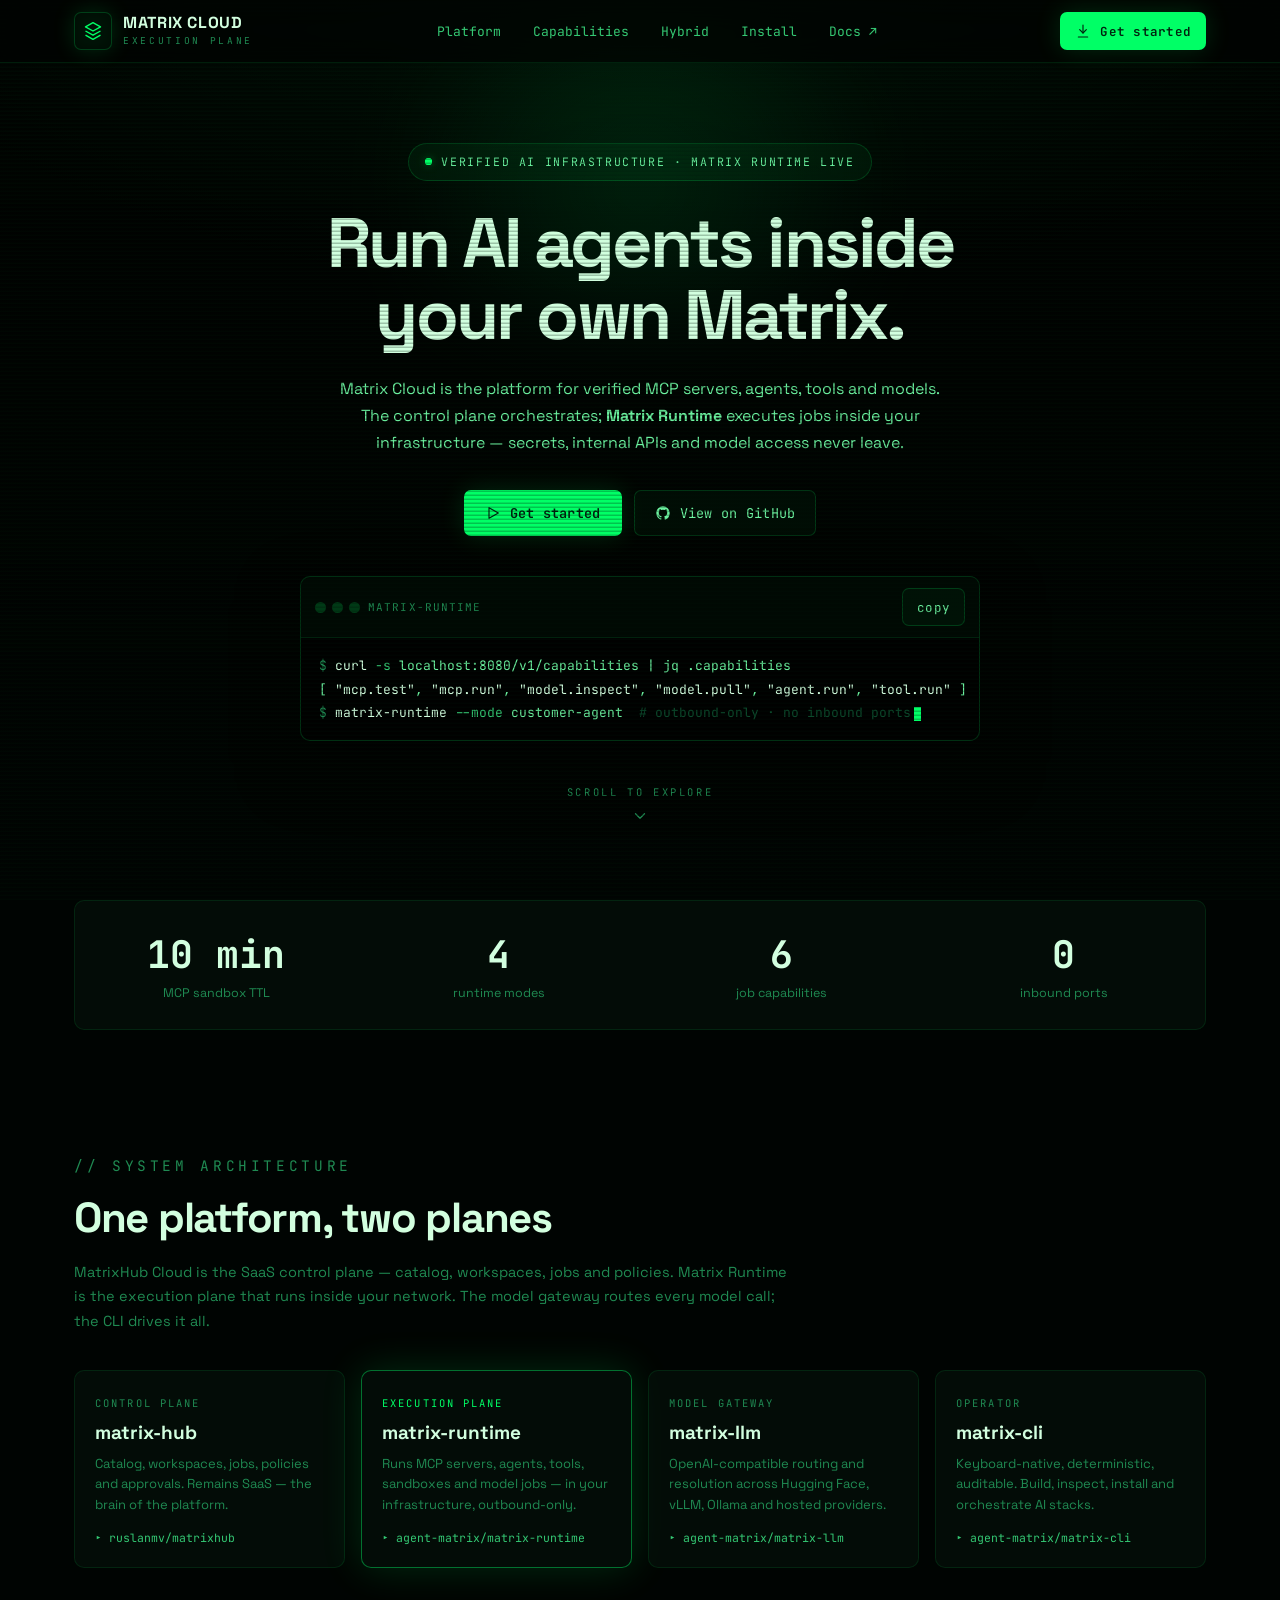
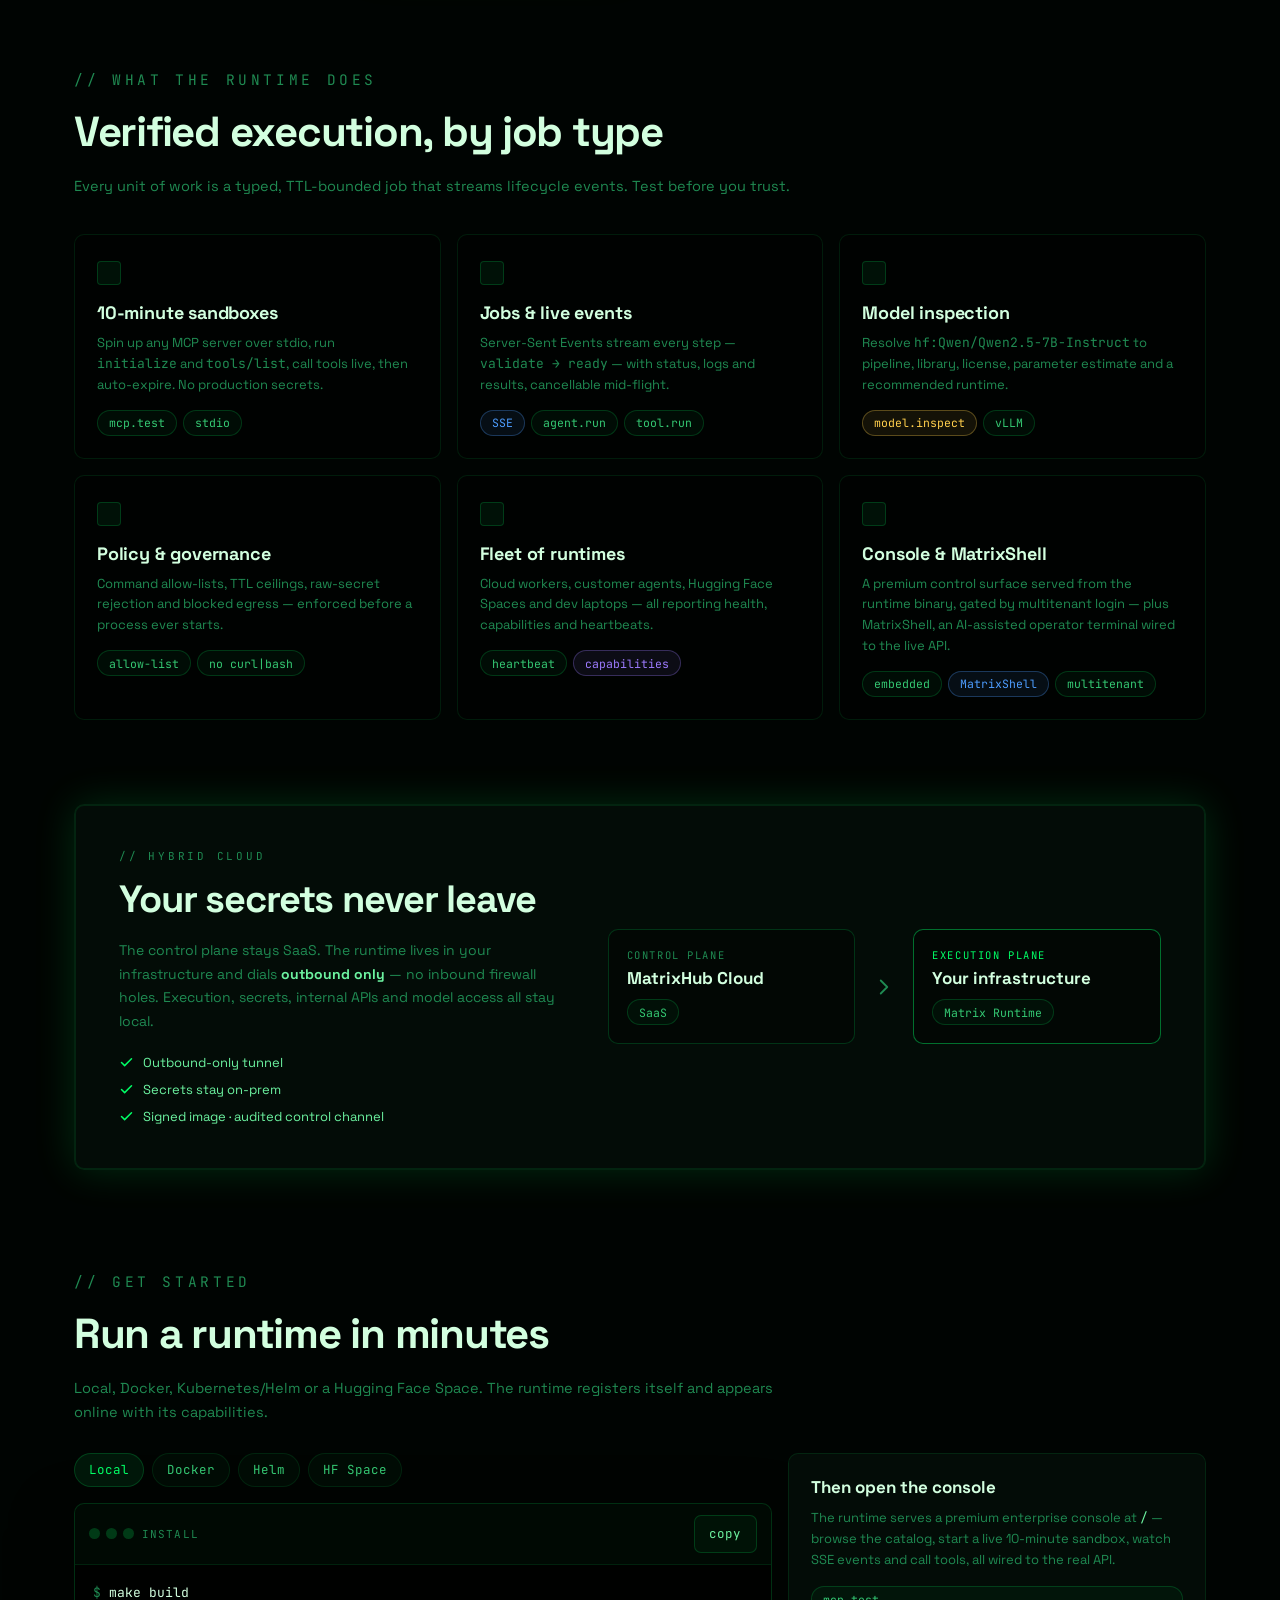
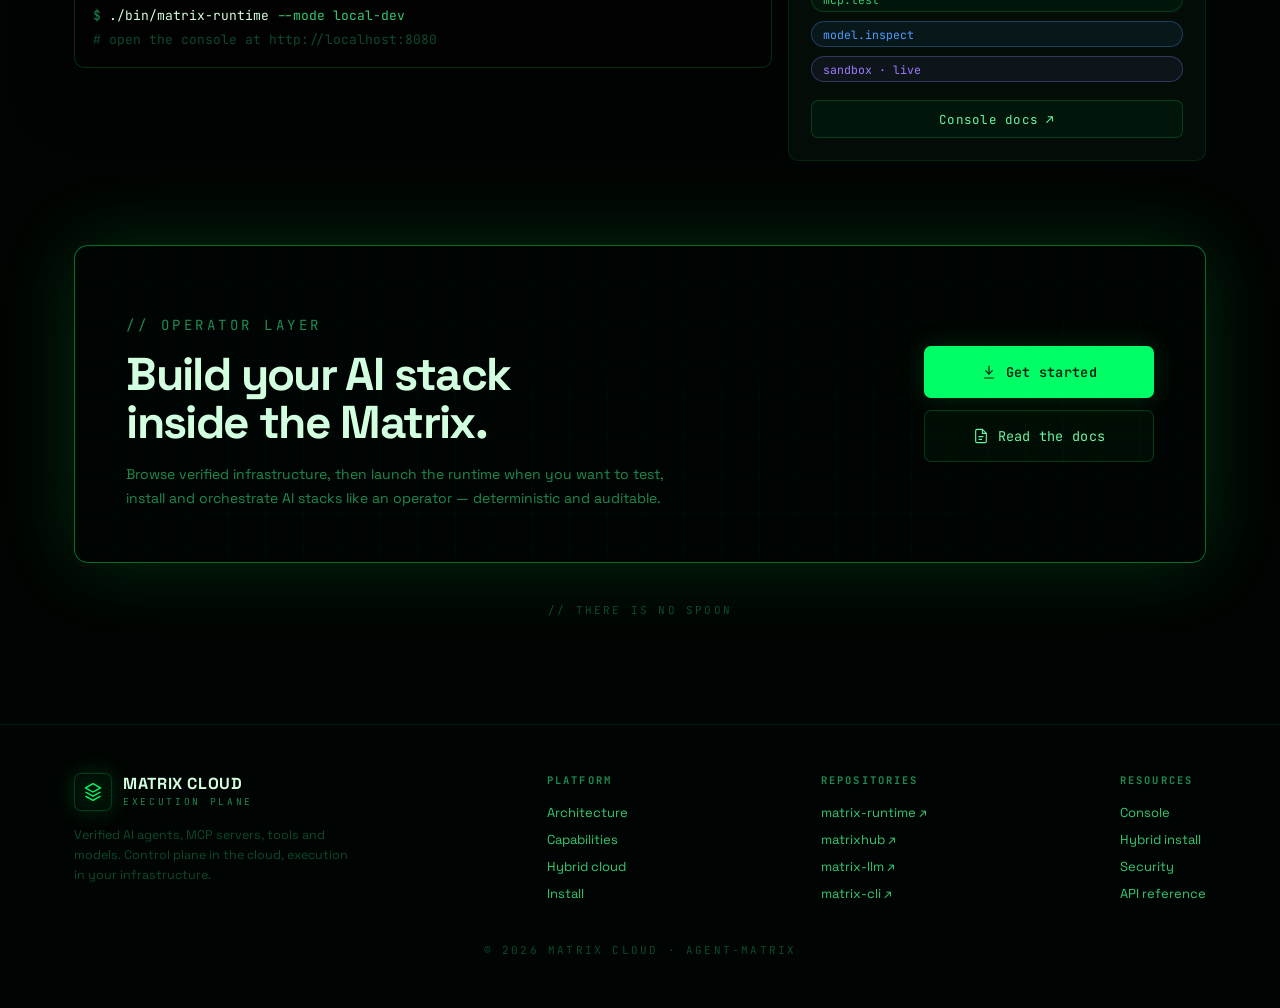
<file: docs/index.html>
<!DOCTYPE html>
<html lang="en">
<head>
<meta charset="UTF-8" />
<meta name="viewport" content="width=device-width, initial-scale=1.0, viewport-fit=cover" />
<title>Matrix Cloud — Run AI agents inside your own Matrix</title>
<meta name="description" content="Matrix Cloud is the platform for verified AI agents, MCP servers, tools and models. A SaaS control plane orchestrates jobs; Matrix Runtime executes them inside your own infrastructure — secrets never leave." />
<meta property="og:title" content="Matrix Cloud — Run AI agents inside your own Matrix" />
<meta property="og:description" content="Verified MCP servers, agents, tools and models. Control plane in the cloud, execution plane in your infrastructure." />
<meta property="og:type" content="website" />
<meta name="theme-color" content="#000402" />

<link rel="preconnect" href="https://fonts.googleapis.com" />
<link rel="preconnect" href="https://fonts.gstatic.com" crossorigin />
<link href="https://fonts.googleapis.com/css2?family=JetBrains+Mono:wght@400;500;700;800&family=Space+Grotesk:wght@400;500;600;700&display=swap" rel="stylesheet" />
<link rel="stylesheet" href="assets/site.css" />
<link rel="icon" href="data:image/svg+xml,%3Csvg xmlns='http://www.w3.org/2000/svg' viewBox='0 0 100 100'%3E%3Crect width='100' height='100' rx='20' fill='%23010604'/%3E%3Cpath d='M50 20l26 15-26 15-26-15z' fill='none' stroke='%2300ff66' stroke-width='4' stroke-linejoin='round'/%3E%3Cpath d='M24 50l26 15 26-15M24 64l26 15 26-15' fill='none' stroke='%2300ff66' stroke-width='4' stroke-linejoin='round' opacity='0.6'/%3E%3C/svg%3E" />
</head>
<body class="flicker">

<canvas id="rain-canvas" aria-hidden="true"></canvas>
<div class="crt" aria-hidden="true"></div>

<!-- ============ NAV ============ -->
<header class="nav" id="nav">
  <div class="nav-inner">
    <a class="brand" href="#top" aria-label="Matrix Cloud home">
      <span class="mark">
        <svg width="20" height="20" viewBox="0 0 24 24" fill="none" stroke="currentColor" stroke-width="1.7" stroke-linejoin="round"><path d="m12 2 9 5-9 5-9-5z"/><path d="m3 12 9 5 9-5"/><path d="m3 17 9 5 9-5"/></svg>
      </span>
      <span>
        <p class="nm">MATRIX CLOUD</p>
        <p class="sub">execution plane</p>
      </span>
    </a>
    <nav class="nav-links">
      <a href="#platform">Platform</a>
      <a href="#capabilities">Capabilities</a>
      <a href="#hybrid">Hybrid</a>
      <a href="#install">Install</a>
      <a href="https://github.com/agent-matrix/matrix-runtime" target="_blank" rel="noopener">Docs ↗</a>
    </nav>
    <div class="nav-cta">
      <a class="btn btn-primary btn-sm hide-sm" href="#install">
        <svg viewBox="0 0 24 24" fill="none" stroke="currentColor" stroke-width="1.7" stroke-linecap="round" stroke-linejoin="round"><path d="M12 3v12"/><path d="m7 10 5 5 5-5"/><path d="M5 21h14"/></svg>
        Get started
      </a>
      <button class="menu-toggle" id="menu-toggle" aria-label="Menu">
        <svg width="20" height="20" viewBox="0 0 24 24" fill="none" stroke="currentColor" stroke-width="1.8" stroke-linecap="round"><path d="M4 6h16M4 12h16M4 18h16"/></svg>
      </button>
    </div>
  </div>
</header>

<main id="top">

<!-- ============ HERO ============ -->
<section class="hero">
  <div class="hero-bloom"></div>
  <div class="hero-fade"></div>
  <div class="hero-inner">
    <div class="badge reveal in"><span class="dot"></span> Verified AI infrastructure · Matrix Runtime live</div>
    <h1>
      <span data-decode="Run AI agents inside">Run AI agents inside</span><br />
      <span data-decode="your own Matrix.">your own Matrix.</span>
    </h1>
    <p class="lede reveal" data-delay="120">Matrix Cloud is the platform for verified MCP servers, agents, tools and models. The control plane orchestrates; <strong style="color:var(--green-text)">Matrix Runtime</strong> executes jobs inside your infrastructure — secrets, internal APIs and model access never leave.</p>
    <div class="actions reveal" data-delay="220">
      <a class="btn btn-primary" href="#install">
        <svg viewBox="0 0 24 24" fill="none" stroke="currentColor" stroke-width="1.7" stroke-linecap="round" stroke-linejoin="round"><path d="M6 4l14 8-14 8z"/></svg>
        Get started
      </a>
      <a class="btn btn-ghost" href="https://github.com/agent-matrix/matrix-runtime" target="_blank" rel="noopener">
        <svg viewBox="0 0 24 24" fill="currentColor"><path d="M12 2C6.48 2 2 6.58 2 12.25c0 4.53 2.87 8.37 6.84 9.73.5.1.68-.22.68-.49 0-.24-.01-.87-.01-1.71-2.78.62-3.37-1.37-3.37-1.37-.45-1.18-1.11-1.5-1.11-1.5-.91-.64.07-.62.07-.62 1 .07 1.53 1.06 1.53 1.06.89 1.56 2.34 1.11 2.91.85.09-.66.35-1.11.63-1.37-2.22-.26-4.56-1.14-4.56-5.07 0-1.12.39-2.03 1.03-2.75-.1-.26-.45-1.3.1-2.7 0 0 .84-.28 2.75 1.05a9.4 9.4 0 0 1 5 0c1.91-1.33 2.75-1.05 2.75-1.05.55 1.4.2 2.44.1 2.7.64.72 1.03 1.63 1.03 2.75 0 3.94-2.34 4.81-4.57 5.06.36.32.68.94.68 1.9 0 1.37-.01 2.47-.01 2.81 0 .27.18.6.69.49A10.26 10.26 0 0 0 22 12.25C22 6.58 17.52 2 12 2z"/></svg>
        View on GitHub
      </a>
    </div>
    <div class="term reveal" data-delay="300">
      <div class="terminal">
        <div class="bar">
          <span class="dots"><i></i><i></i><i></i></span>
          <span class="ttl">matrix-runtime</span>
          <button class="btn btn-ghost btn-sm copy" data-copy="#hero-cmd">copy</button>
        </div>
        <pre id="hero-cmd"><span class="c-prompt">$ </span><span class="c-cmd">curl</span> <span class="c-flag">-s</span> localhost:8080/v1/capabilities | jq .capabilities
[ <span class="c-cmd">"mcp.test"</span>, <span class="c-cmd">"mcp.run"</span>, <span class="c-cmd">"model.inspect"</span>, <span class="c-cmd">"model.pull"</span>, <span class="c-cmd">"agent.run"</span>, <span class="c-cmd">"tool.run"</span> ]
<span class="c-prompt">$ </span><span class="c-cmd">matrix-runtime</span> <span class="c-flag">--mode</span> customer-agent  <span class="c-cmt"># outbound-only · no inbound ports</span><span class="cursor"></span></pre>
      </div>
    </div>
    <div class="cue reveal" data-delay="380">
      scroll to explore
      <svg width="18" height="18" viewBox="0 0 24 24" fill="none" stroke="currentColor" stroke-width="1.7" stroke-linecap="round" stroke-linejoin="round"><path d="m6 9 6 6 6-6"/></svg>
    </div>
  </div>
</section>

<!-- ============ STATS ============ -->
<section class="wrap" style="padding-bottom: 24px;">
  <div class="panel grid cols-4 reveal" style="padding: 8px;">
    <div class="stat"><div class="v">10 min</div><div class="l">MCP sandbox TTL</div></div>
    <div class="stat"><div class="v">4</div><div class="l">runtime modes</div></div>
    <div class="stat"><div class="v">6</div><div class="l">job capabilities</div></div>
    <div class="stat"><div class="v">0</div><div class="l">inbound ports</div></div>
  </div>
</section>

<!-- ============ PLATFORM / PLANES ============ -->
<section class="block" id="platform">
  <div class="wrap">
    <div class="sec-head reveal">
      <p class="kicker">// system architecture</p>
      <h2>One platform, two planes</h2>
      <p>MatrixHub Cloud is the SaaS control plane — catalog, workspaces, jobs and policies. Matrix Runtime is the execution plane that runs inside your network. The model gateway routes every model call; the CLI drives it all.</p>
    </div>
    <div class="grid cols-4 arch-split" style="margin-top: 36px;">
      <div class="plane reveal" data-delay="0">
        <span class="lab">control plane</span>
        <h3>matrix-hub</h3>
        <p>Catalog, workspaces, jobs, policies and approvals. Remains SaaS — the brain of the platform.</p>
        <span class="repo">▸ ruslanmv/matrixhub</span>
      </div>
      <div class="plane reveal" data-delay="70" style="border-color: var(--line-strong); box-shadow: 0 0 40px var(--glow-soft);">
        <span class="lab" style="color: var(--green)">execution plane</span>
        <h3>matrix-runtime</h3>
        <p>Runs MCP servers, agents, tools, sandboxes and model jobs — in your infrastructure, outbound-only.</p>
        <span class="repo">▸ agent-matrix/matrix-runtime</span>
      </div>
      <div class="plane reveal" data-delay="140">
        <span class="lab">model gateway</span>
        <h3>matrix-llm</h3>
        <p>OpenAI-compatible routing and resolution across Hugging Face, vLLM, Ollama and hosted providers.</p>
        <span class="repo">▸ agent-matrix/matrix-llm</span>
      </div>
      <div class="plane reveal" data-delay="210">
        <span class="lab">operator</span>
        <h3>matrix-cli</h3>
        <p>Keyboard-native, deterministic, auditable. Build, inspect, install and orchestrate AI stacks.</p>
        <span class="repo">▸ agent-matrix/matrix-cli</span>
      </div>
    </div>
  </div>
</section>

<!-- ============ CAPABILITIES ============ -->
<section class="block" id="capabilities" style="padding-top: 0;">
  <div class="wrap">
    <div class="sec-head reveal">
      <p class="kicker">// what the runtime does</p>
      <h2>Verified execution, by job type</h2>
      <p>Every unit of work is a typed, TTL-bounded job that streams lifecycle events. Test before you trust.</p>
    </div>
    <div class="grid cols-3" style="margin-top: 36px;">
      <div class="feature reveal" data-delay="0">
        <span class="ic"><svg viewBox="0 0 24 24" fill="none" stroke="currentColor" stroke-width="1.7" stroke-linecap="round" stroke-linejoin="round"><path d="M6 4l14 8-14 8z"/></svg></span>
        <h3>10-minute sandboxes</h3>
        <p>Spin up any MCP server over stdio, run <span class="mono">initialize</span> and <span class="mono">tools/list</span>, call tools live, then auto-expire. No production secrets.</p>
        <div class="tags"><span class="chip">mcp.test</span><span class="chip">stdio</span></div>
      </div>
      <div class="feature reveal" data-delay="70">
        <span class="ic"><svg viewBox="0 0 24 24" fill="none" stroke="currentColor" stroke-width="1.7" stroke-linecap="round" stroke-linejoin="round"><path d="M22 12h-4l-3 9L9 3l-3 9H2"/></svg></span>
        <h3>Jobs &amp; live events</h3>
        <p>Server-Sent Events stream every step — <span class="mono">validate → ready</span> — with status, logs and results, cancellable mid-flight.</p>
        <div class="tags"><span class="chip blue">SSE</span><span class="chip">agent.run</span><span class="chip">tool.run</span></div>
      </div>
      <div class="feature reveal" data-delay="140">
        <span class="ic"><svg viewBox="0 0 24 24" fill="none" stroke="currentColor" stroke-width="1.7" stroke-linecap="round" stroke-linejoin="round"><rect x="6" y="6" width="12" height="12" rx="2"/><path d="M9 2v2M15 2v2M9 20v2M15 20v2M2 9h2M2 15h2M20 9h2M20 15h2"/><rect x="9.5" y="9.5" width="5" height="5" rx="1"/></svg></span>
        <h3>Model inspection</h3>
        <p>Resolve <span class="mono">hf:Qwen/Qwen2.5-7B-Instruct</span> to pipeline, library, license, parameter estimate and a recommended runtime.</p>
        <div class="tags"><span class="chip amber">model.inspect</span><span class="chip">vLLM</span></div>
      </div>
      <div class="feature reveal" data-delay="0">
        <span class="ic"><svg viewBox="0 0 24 24" fill="none" stroke="currentColor" stroke-width="1.7" stroke-linecap="round" stroke-linejoin="round"><path d="M12 22s8-4 8-10V5l-8-3-8 3v7c0 6 8 10 8 10"/><path d="m9 12 2 2 4-4"/></svg></span>
        <h3>Policy &amp; governance</h3>
        <p>Command allow-lists, TTL ceilings, raw-secret rejection and blocked egress — enforced before a process ever starts.</p>
        <div class="tags"><span class="chip">allow-list</span><span class="chip">no curl|bash</span></div>
      </div>
      <div class="feature reveal" data-delay="70">
        <span class="ic"><svg viewBox="0 0 24 24" fill="none" stroke="currentColor" stroke-width="1.7" stroke-linecap="round" stroke-linejoin="round"><rect x="3" y="4" width="18" height="7" rx="2"/><rect x="3" y="13" width="18" height="7" rx="2"/><path d="M7 7.5h.01M7 16.5h.01"/></svg></span>
        <h3>Fleet of runtimes</h3>
        <p>Cloud workers, customer agents, Hugging Face Spaces and dev laptops — all reporting health, capabilities and heartbeats.</p>
        <div class="tags"><span class="chip">heartbeat</span><span class="chip violet">capabilities</span></div>
      </div>
      <div class="feature reveal" data-delay="140">
        <span class="ic"><svg viewBox="0 0 24 24" fill="none" stroke="currentColor" stroke-width="1.7" stroke-linecap="round" stroke-linejoin="round"><path d="m12 2 9 5-9 5-9-5z"/><path d="m3 12 9 5 9-5"/><path d="m3 17 9 5 9-5"/></svg></span>
        <h3>Console &amp; MatrixShell</h3>
        <p>A premium control surface served from the runtime binary, gated by multitenant login — plus MatrixShell, an AI-assisted operator terminal wired to the live API.</p>
        <div class="tags"><span class="chip">embedded</span><span class="chip blue">MatrixShell</span><span class="chip">multitenant</span></div>
      </div>
    </div>
  </div>
</section>

<!-- ============ HYBRID ============ -->
<section class="block" id="hybrid" style="padding-top: 0;">
  <div class="wrap">
    <div class="panel glow reveal" style="padding: clamp(24px,4vw,44px);">
      <div class="grid arch-split" style="grid-template-columns: 0.9fr 1.1fr; gap: 36px; align-items: center;">
        <div>
          <p class="kicker">// hybrid cloud</p>
          <h2 style="font-family:var(--font-disp); font-weight:700; font-size:clamp(24px,3.4vw,38px); letter-spacing:-0.03em; color:var(--green-bright); margin:12px 0 0;">Your secrets never leave</h2>
          <p style="margin:16px 0 0; font-size:14px; line-height:1.7; color:var(--green-dim); max-width:440px;">The control plane stays SaaS. The runtime lives in your infrastructure and dials <strong style="color:var(--green-text)">outbound only</strong> — no inbound firewall holes. Execution, secrets, internal APIs and model access all stay local.</p>
          <div style="margin-top:20px; display:grid; gap:10px;">
            <div style="display:flex; align-items:center; gap:9px; font-size:13px; color:var(--green-text);"><svg width="15" height="15" viewBox="0 0 24 24" fill="none" stroke="var(--green)" stroke-width="2.4" stroke-linecap="round" stroke-linejoin="round"><path d="M20 6 9 17l-5-5"/></svg> Outbound-only tunnel</div>
            <div style="display:flex; align-items:center; gap:9px; font-size:13px; color:var(--green-text);"><svg width="15" height="15" viewBox="0 0 24 24" fill="none" stroke="var(--green)" stroke-width="2.4" stroke-linecap="round" stroke-linejoin="round"><path d="M20 6 9 17l-5-5"/></svg> Secrets stay on-prem</div>
            <div style="display:flex; align-items:center; gap:9px; font-size:13px; color:var(--green-text);"><svg width="15" height="15" viewBox="0 0 24 24" fill="none" stroke="var(--green)" stroke-width="2.4" stroke-linecap="round" stroke-linejoin="round"><path d="M20 6 9 17l-5-5"/></svg> Signed image · audited control channel</div>
          </div>
        </div>
        <div class="flow">
          <div class="node"><div class="t">control plane</div><div class="v">MatrixHub Cloud</div><span class="chip" style="margin-top:10px;">SaaS</span></div>
          <div class="arrow"><svg width="26" height="26" viewBox="0 0 24 24" fill="none" stroke="currentColor" stroke-width="1.7" stroke-linecap="round" stroke-linejoin="round"><path d="m9 18 6-6-6-6"/></svg></div>
          <div class="node" style="border-color:var(--line-strong);"><div class="t" style="color:var(--green)">execution plane</div><div class="v">Your infrastructure</div><span class="chip" style="margin-top:10px;">Matrix Runtime</span></div>
        </div>
      </div>
    </div>
  </div>
</section>

<!-- ============ INSTALL ============ -->
<section class="block" id="install" style="padding-top: 0;">
  <div class="wrap">
    <div class="sec-head reveal">
      <p class="kicker">// get started</p>
      <h2>Run a runtime in minutes</h2>
      <p>Local, Docker, Kubernetes/Helm or a Hugging Face Space. The runtime registers itself and appears online with its capabilities.</p>
    </div>
    <div class="grid arch-split reveal" style="grid-template-columns: 1.25fr 0.75fr; gap: 16px; margin-top: 28px;">
      <div>
        <div class="tabs" id="install-tabs"></div>
        <div class="terminal">
          <div class="bar">
            <span class="dots"><i></i><i></i><i></i></span>
            <span class="ttl">install</span>
            <button class="btn btn-ghost btn-sm copy" data-copy="#install-code">copy</button>
          </div>
          <pre id="install-code"></pre>
        </div>
      </div>
      <div class="panel" style="padding: 22px;">
        <h3 style="margin:0; font-family:var(--font-disp); font-size:17px; color:var(--green-bright);">Then open the console</h3>
        <p style="margin:10px 0 0; font-size:13px; line-height:1.6; color:var(--green-dim);">The runtime serves a premium enterprise console at <span class="mono" style="color:var(--green-text)">/</span> — browse the catalog, start a live 10-minute sandbox, watch SSE events and call tools, all wired to the real API.</p>
        <div style="margin-top:16px; display:grid; gap:9px;">
          <span class="chip">mcp.test</span>
          <span class="chip blue">model.inspect</span>
          <span class="chip violet">sandbox · live</span>
        </div>
        <a class="btn btn-ghost btn-sm" style="margin-top:18px; width:100%;" href="https://github.com/agent-matrix/matrix-runtime/blob/main/docs/console.md" target="_blank" rel="noopener">Console docs ↗</a>
      </div>
    </div>
  </div>
</section>

<!-- ============ CTA ============ -->
<section class="wrap" style="padding-bottom: 96px;">
  <div class="cta reveal">
    <div class="grid-tex" style="position:absolute; inset:0; opacity:0.6; pointer-events:none;"></div>
    <div class="cta-grid">
      <div>
        <p class="kicker">// operator layer</p>
        <h2>Build your AI stack<br/>inside the Matrix.</h2>
        <p>Browse verified infrastructure, then launch the runtime when you want to test, install and orchestrate AI stacks like an operator — deterministic and auditable.</p>
      </div>
      <div style="display:grid; gap:12px; min-width:230px;">
        <a class="btn btn-primary" href="#install" style="height:52px;">
          <svg viewBox="0 0 24 24" fill="none" stroke="currentColor" stroke-width="1.7" stroke-linecap="round" stroke-linejoin="round"><path d="M12 3v12"/><path d="m7 10 5 5 5-5"/><path d="M5 21h14"/></svg>
          Get started
        </a>
        <a class="btn btn-ghost" href="https://github.com/agent-matrix/matrix-runtime" target="_blank" rel="noopener" style="height:52px;">
          <svg viewBox="0 0 24 24" fill="none" stroke="currentColor" stroke-width="1.7" stroke-linecap="round" stroke-linejoin="round"><path d="M14 2H6a2 2 0 0 0-2 2v16a2 2 0 0 0 2 2h12a2 2 0 0 0 2-2V8z"/><path d="M14 2v6h6M9 13h6M9 17h4"/></svg>
          Read the docs
        </a>
      </div>
    </div>
  </div>
  <p class="spoon">// there is no spoon</p>
</section>

</main>

<!-- ============ FOOTER ============ -->
<footer>
  <div class="wrap">
    <div class="foot-grid">
      <div style="max-width: 280px;">
        <a class="brand" href="#top" style="margin-bottom:14px;">
          <span class="mark"><svg width="20" height="20" viewBox="0 0 24 24" fill="none" stroke="currentColor" stroke-width="1.7" stroke-linejoin="round"><path d="m12 2 9 5-9 5-9-5z"/><path d="m3 12 9 5 9-5"/><path d="m3 17 9 5 9-5"/></svg></span>
          <span><p class="nm">MATRIX CLOUD</p><p class="sub">execution plane</p></span>
        </a>
        <p style="font-size:12.5px; line-height:1.6; color:var(--green-faint);">Verified AI agents, MCP servers, tools and models. Control plane in the cloud, execution in your infrastructure.</p>
      </div>
      <div class="foot-col">
        <h4>Platform</h4>
        <a href="#platform">Architecture</a>
        <a href="#capabilities">Capabilities</a>
        <a href="#hybrid">Hybrid cloud</a>
        <a href="#install">Install</a>
      </div>
      <div class="foot-col">
        <h4>Repositories</h4>
        <a href="https://github.com/agent-matrix/matrix-runtime" target="_blank" rel="noopener">matrix-runtime ↗</a>
        <a href="https://github.com/ruslanmv/matrixhub" target="_blank" rel="noopener">matrixhub ↗</a>
        <a href="https://github.com/agent-matrix/matrix-llm" target="_blank" rel="noopener">matrix-llm ↗</a>
        <a href="https://github.com/agent-matrix/matrix-cli" target="_blank" rel="noopener">matrix-cli ↗</a>
      </div>
      <div class="foot-col">
        <h4>Resources</h4>
        <a href="https://github.com/agent-matrix/matrix-runtime/blob/main/docs/console.md" target="_blank" rel="noopener">Console</a>
        <a href="https://github.com/agent-matrix/matrix-runtime/blob/main/docs/install-hybrid.md" target="_blank" rel="noopener">Hybrid install</a>
        <a href="https://github.com/agent-matrix/matrix-runtime/blob/main/docs/security.md" target="_blank" rel="noopener">Security</a>
        <a href="https://github.com/agent-matrix/matrix-runtime/blob/main/api/openapi.yaml" target="_blank" rel="noopener">API reference</a>
      </div>
    </div>
    <p class="spoon" style="margin-top:36px;">© <span id="year">2026</span> Matrix Cloud · agent-matrix</p>
  </div>
</footer>

<script src="assets/site.js"></script>
</body>
</html>
</file>
<file: docs/assets/site.css>
/* ============================================================
   Matrix Cloud — marketing site
   Phosphor CRT design, true Matrix-film green on black.
   Adapted from the MatrixHub.io design system (base.css).
   ============================================================ */

:root {
  --bg:            #000402;
  --bg-deep:       #010604;
  --panel:         rgba(6, 18, 11, 0.66);
  --panel-2:       rgba(8, 22, 14, 0.82);
  --panel-solid:   #050d09;
  --inset:         rgba(0, 0, 0, 0.55);

  --green:         #00ff66;
  --green-bright:  #d2ffdf;
  --green-text:    #6cf3a0;
  --green-mid:     #34c873;
  --green-dim:     #1f8a52;
  --green-faint:   #0c4a2c;
  --amber:         #ffcf4d;
  --blue:          #4d9dff;
  --violet:        #9d7bff;
  --red:           #ff4d6d;

  --line:          rgba(0, 255, 102, 0.10);
  --line-mid:      rgba(0, 255, 102, 0.18);
  --line-strong:   rgba(0, 255, 102, 0.42);

  --glow:          rgba(0, 255, 102, 0.35);
  --glow-soft:     rgba(0, 255, 102, 0.16);
  --glow-hot:      rgba(0, 255, 102, 0.6);

  --r-sm: 4px;  --r-md: 7px;  --r-lg: 10px;  --r-xl: 14px;

  --font-mono: "JetBrains Mono", ui-monospace, "SF Mono", Menlo, monospace;
  --font-ui:   "Space Grotesk", "Segoe UI", system-ui, -apple-system, sans-serif;
  --font-disp: "Space Grotesk", "Segoe UI", system-ui, sans-serif;

  --ease: cubic-bezier(0.2, 0.8, 0.2, 1);
  --dur: 220ms;
  --glow-mult: 1;
  --scan-opacity: 0.5;
  --maxw: 1180px;
}

* { box-sizing: border-box; }
html, body { margin: 0; padding: 0; background: var(--bg); color: var(--green-text); font-family: var(--font-ui); -webkit-font-smoothing: antialiased; text-rendering: optimizeLegibility; }
body { min-height: 100vh; overflow-x: hidden; }
::selection { background: var(--green); color: #000; }
a { color: inherit; text-decoration: none; }
button { font-family: inherit; cursor: pointer; }
img { max-width: 100%; }

::-webkit-scrollbar { width: 9px; height: 9px; }
::-webkit-scrollbar-track { background: transparent; }
::-webkit-scrollbar-thumb { background: rgba(0,255,102,0.18); border-radius: 99px; border: 2px solid transparent; background-clip: padding-box; }
::-webkit-scrollbar-thumb:hover { background: rgba(0,255,102,0.34); background-clip: padding-box; }

/* ---- background rain + CRT overlay ---- */
#rain-canvas {
  position: fixed; top: 0; left: 0; width: 100%; height: 78vh; display: block; z-index: 0;
  pointer-events: none; opacity: 0.22;
  -webkit-mask-image: linear-gradient(to bottom, #000 0%, #000 40%, transparent 100%);
  mask-image: linear-gradient(to bottom, #000 0%, #000 40%, transparent 100%);
}
.crt { position: fixed; inset: 0; z-index: 2; pointer-events: none; }
.crt::before {
  content: ""; position: absolute; inset: 0; mix-blend-mode: multiply;
  background: repeating-linear-gradient(to bottom, rgba(0,0,0,0) 0px, rgba(0,0,0,0) 2px, rgba(0,20,8,calc(0.5*var(--scan-opacity))) 3px, rgba(0,20,8,calc(0.5*var(--scan-opacity))) 4px);
}
.crt::after {
  content: ""; position: absolute; inset: 0;
  background: radial-gradient(120% 80% at 50% -10%, rgba(0,255,102,0.06), transparent 55%),
              radial-gradient(140% 120% at 50% 50%, transparent 55%, rgba(0,0,0,0.55) 100%);
}
@keyframes crt-flicker { 0%,100%{opacity:1;} 92%{opacity:1;} 93%{opacity:.88;} 94%{opacity:1;} 96%{opacity:.94;} 97%{opacity:1;} }
.flicker { animation: crt-flicker 7s infinite steps(1); }

main, header, footer { position: relative; z-index: 1; }

/* ---- shared ---- */
.wrap { max-width: var(--maxw); margin: 0 auto; padding: 0 24px; }
.kicker { margin: 0; font-family: var(--font-mono); font-size: 11px; letter-spacing: 0.25em; text-transform: uppercase; color: var(--green-dim); }
.mono { font-family: var(--font-mono); }
.cursor { display: inline-block; width: 0.55em; height: 1.05em; background: var(--green); margin-left: 3px; vertical-align: text-bottom; animation: blink 1.05s steps(1) infinite; }
@keyframes blink { 0%,49%{opacity:1;} 50%,100%{opacity:0;} }

.grid-tex { background-image: linear-gradient(rgba(0,255,102,0.035) 1px, transparent 1px), linear-gradient(90deg, rgba(0,255,102,0.035) 1px, transparent 1px); background-size: 38px 38px; }

@keyframes riseIn { from { opacity: 0; transform: translateY(14px); } to { opacity: 1; transform: translateY(0); } }
.reveal { opacity: 0; }
.reveal.in { animation: riseIn 0.6s var(--ease) both; }

/* ---- buttons ---- */
.btn { display: inline-flex; align-items: center; justify-content: center; gap: 9px; height: 46px; padding: 0 20px; border-radius: var(--r-md);
  font-family: var(--font-mono); font-size: 13.5px; letter-spacing: 0.02em; transition: all var(--dur) var(--ease); white-space: nowrap; border: 1px solid transparent; }
.btn svg { width: 16px; height: 16px; }
.btn-primary { background: var(--green); color: #00210f; font-weight: 600; box-shadow: 0 0 calc(26px*var(--glow-mult)) var(--glow-soft); }
.btn-primary:hover { background: var(--green-bright); transform: translateY(-2px); box-shadow: 0 0 calc(40px*var(--glow-mult)) var(--glow); }
.btn-ghost { border-color: var(--line-mid); color: var(--green-text); background: rgba(0,255,102,0.04); }
.btn-ghost:hover { border-color: var(--line-strong); color: var(--green-bright); background: rgba(0,255,102,0.08); }
.btn-sm { height: 38px; padding: 0 14px; font-size: 12.5px; }

/* ---- nav ---- */
.nav { position: fixed; inset-inline: 0; top: 0; z-index: 50; border-bottom: 1px solid var(--line); background: rgba(0,4,2,0.72); backdrop-filter: blur(16px); -webkit-backdrop-filter: blur(16px); }
.nav-inner { max-width: var(--maxw); margin: 0 auto; padding: 12px 24px; display: flex; align-items: center; justify-content: space-between; gap: 16px; }
.brand { display: flex; align-items: center; gap: 11px; }
.brand .mark { width: 38px; height: 38px; border-radius: var(--r-md); display: flex; align-items: center; justify-content: center; border: 1px solid var(--line-mid); background: rgba(0,255,102,0.07); color: var(--green); box-shadow: 0 0 22px var(--glow-soft), inset 0 0 14px rgba(0,0,0,0.5); }
.brand .nm { margin: 0; font-family: var(--font-disp); font-weight: 700; font-size: 16px; letter-spacing: 0.04em; color: var(--green-bright); line-height: 1; }
.brand .sub { margin: 3px 0 0; font-family: var(--font-mono); font-size: 9.5px; letter-spacing: 0.28em; text-transform: uppercase; color: var(--green-dim); }
.nav-links { display: flex; align-items: center; gap: 4px; }
.nav-links a { height: 38px; padding: 0 14px; border-radius: var(--r-md); display: inline-flex; align-items: center; gap: 6px; color: var(--green-mid); font-family: var(--font-mono); font-size: 13px; transition: color var(--dur) var(--ease); }
.nav-links a:hover { color: var(--green-bright); }
.nav-cta { display: flex; align-items: center; gap: 10px; }
.menu-toggle { display: none; width: 40px; height: 40px; border-radius: var(--r-md); border: 1px solid var(--line-mid); background: rgba(0,255,102,0.05); color: var(--green); align-items: center; justify-content: center; }

/* ---- hero ---- */
.hero { position: relative; min-height: 100vh; display: flex; flex-direction: column; align-items: center; justify-content: center; text-align: center; padding: 132px 24px 64px; }
.hero-bloom { position: absolute; top: 36px; left: 50%; transform: translateX(-50%); width: min(680px,92vw); height: 300px; border-radius: 50%; background: radial-gradient(circle, var(--glow-soft), transparent 70%); filter: blur(34px); pointer-events: none; }
.hero-fade { position: absolute; inset: 0; pointer-events: none; background: linear-gradient(to bottom, rgba(0,4,2,0.15) 0%, rgba(0,4,2,0.6) 55%, var(--bg) 100%); }
.hero-inner { position: relative; width: 100%; max-width: 900px; display: flex; flex-direction: column; align-items: center; }
.badge { display: inline-flex; align-items: center; gap: 9px; min-height: 38px; padding: 0 16px; border-radius: 99px; border: 1px solid var(--line-mid); background: rgba(0,255,102,0.05); font-family: var(--font-mono); font-size: 11.5px; letter-spacing: 0.14em; text-transform: uppercase; color: var(--green-text); }
.hero h1 { margin: 26px 0 0; font-family: var(--font-disp); font-weight: 700; font-size: clamp(30px, 7vw, 70px); line-height: 1.03; letter-spacing: -0.04em; color: var(--green-bright); text-wrap: balance; }
.hero p.lede { margin: 24px 0 0; max-width: 600px; font-size: 16px; line-height: 1.7; color: var(--green-text); }
.hero .actions { margin-top: 34px; display: flex; flex-wrap: wrap; gap: 12px; justify-content: center; }
.hero .term { margin-top: 40px; width: 100%; max-width: 680px; }
.cue { margin-top: 44px; display: flex; flex-direction: column; align-items: center; gap: 8px; color: var(--green-dim); font-family: var(--font-mono); font-size: 10.5px; letter-spacing: 0.25em; text-transform: uppercase; }
@keyframes bob { 0%,100%{transform: translateY(0);} 50%{transform: translateY(5px);} }
.cue svg { animation: bob 1.6s var(--ease) infinite; }

.dot { width: 7px; height: 7px; border-radius: 99px; background: var(--green); box-shadow: 0 0 8px var(--glow); position: relative; flex-shrink: 0; }
.dot::after { content: ""; position: absolute; inset: 0; border-radius: 99px; background: inherit; animation: ping 1.8s var(--ease) infinite; }
@keyframes ping { 0%{transform:scale(1);opacity:.6;} 80%,100%{transform:scale(2.6);opacity:0;} }

/* ---- panel + sections ---- */
.panel { border: 1px solid var(--line); background: var(--panel); backdrop-filter: blur(10px); -webkit-backdrop-filter: blur(10px); border-radius: var(--r-lg); }
.panel.glow { box-shadow: 0 0 calc(40px*var(--glow-mult)) var(--glow-soft), inset 0 0 0 1px var(--line); }
section.block { padding: 84px 0; }
.sec-head { max-width: 720px; }
.sec-head h2 { margin: 12px 0 0; font-family: var(--font-disp); font-weight: 700; font-size: clamp(26px, 4vw, 42px); letter-spacing: -0.03em; color: var(--green-bright); }
.sec-head p { margin: 16px 0 0; font-size: 14.5px; line-height: 1.7; color: var(--green-dim); }

/* ---- terminal block ---- */
.terminal { border: 1px solid var(--line-mid); border-radius: var(--r-lg); background: rgba(0,0,0,0.55); overflow: hidden; box-shadow: 0 24px 60px rgba(0,0,0,0.5); }
.terminal .bar { display: flex; align-items: center; gap: 8px; padding: 11px 14px; border-bottom: 1px solid var(--line); background: rgba(0,255,102,0.03); }
.terminal .bar .dots { display: flex; gap: 6px; }
.terminal .bar .dots i { width: 11px; height: 11px; border-radius: 99px; background: rgba(0,255,102,0.2); display: block; }
.terminal .bar .ttl { font-family: var(--font-mono); font-size: 11px; letter-spacing: 0.1em; text-transform: uppercase; color: var(--green-dim); }
.terminal .bar .copy { margin-left: auto; }
.terminal pre { margin: 0; padding: 16px 18px; font-family: var(--font-mono); font-size: 13px; line-height: 1.8; color: var(--green-text); text-align: left; overflow-x: auto; }
.terminal pre .c-prompt { color: var(--green-dim); user-select: none; }
.terminal pre .c-cmd { color: var(--green-bright); }
.terminal pre .c-flag { color: var(--green-mid); }
.terminal pre .c-cmt { color: var(--green-faint); }

/* ---- feature / card grids ---- */
.grid { display: grid; gap: 16px; }
.cols-2 { grid-template-columns: repeat(2, minmax(0,1fr)); }
.cols-3 { grid-template-columns: repeat(3, minmax(0,1fr)); }
.cols-4 { grid-template-columns: repeat(4, minmax(0,1fr)); }

.feature { padding: 22px; border-radius: var(--r-lg); border: 1px solid var(--line); background: rgba(0,0,0,0.28); transition: all var(--dur) var(--ease); position: relative; overflow: hidden; }
.feature:hover { border-color: var(--line-mid); background: rgba(0,255,102,0.04); transform: translateY(-3px); }
.feature .ic { display: inline-flex; padding: 11px; border-radius: var(--r-sm); border: 1px solid var(--line-mid); background: rgba(0,255,102,0.06); color: var(--green); }
.feature h3 { margin: 16px 0 0; font-family: var(--font-disp); font-size: 18px; letter-spacing: -0.01em; color: var(--green-bright); }
.feature p { margin: 9px 0 0; font-size: 13px; line-height: 1.6; color: var(--green-dim); }
.feature .tags { margin-top: 14px; display: flex; flex-wrap: wrap; gap: 6px; }

.chip { display: inline-flex; align-items: center; gap: 6px; height: 26px; padding: 0 11px; border-radius: 99px; font-family: var(--font-mono); font-size: 11.5px; border: 1px solid var(--line-mid); background: rgba(0,255,102,0.04); color: var(--green-mid); }
.chip.blue { color: var(--blue); border-color: rgba(77,157,255,0.3); background: rgba(77,157,255,0.08); }
.chip.violet { color: var(--violet); border-color: rgba(157,123,255,0.3); background: rgba(157,123,255,0.08); }
.chip.amber { color: var(--amber); border-color: rgba(255,207,77,0.3); background: rgba(255,207,77,0.08); }

/* ---- planes (architecture) ---- */
.plane { padding: 20px; border-radius: var(--r-lg); border: 1px solid var(--line); background: var(--panel); }
.plane .lab { font-family: var(--font-mono); font-size: 10.5px; letter-spacing: 0.2em; text-transform: uppercase; color: var(--green-dim); }
.plane h3 { margin: 8px 0 0; font-family: var(--font-disp); font-size: 19px; color: var(--green-bright); }
.plane p { margin: 9px 0 0; font-size: 13px; line-height: 1.6; color: var(--green-dim); }
.plane .repo { margin-top: 14px; font-family: var(--font-mono); font-size: 11.5px; color: var(--green-mid); display: inline-flex; align-items: center; gap: 6px; }

/* ---- hybrid flow ---- */
.flow { display: grid; grid-template-columns: 1fr auto 1fr; gap: 16px; align-items: center; }
.flow .node { padding: 18px; border-radius: var(--r-lg); border: 1px solid var(--line-mid); background: rgba(0,0,0,0.3); }
.flow .node .t { font-family: var(--font-mono); font-size: 10.5px; letter-spacing: 0.15em; text-transform: uppercase; color: var(--green-dim); }
.flow .node .v { font-family: var(--font-disp); font-weight: 700; font-size: 17px; color: var(--green-bright); margin-top: 5px; }
.flow .arrow { color: var(--green-dim); display: flex; align-items: center; justify-content: center; }

/* ---- install tabs ---- */
.tabs { display: flex; flex-wrap: wrap; gap: 8px; margin-bottom: 16px; }
.tab { height: 34px; padding: 0 14px; border-radius: 99px; border: 1px solid var(--line); background: rgba(0,255,102,0.03); color: var(--green-mid); font-family: var(--font-mono); font-size: 12.5px; transition: all var(--dur) var(--ease); }
.tab.active, .tab:hover { color: var(--green); border-color: var(--line-mid); background: rgba(0,255,102,0.08); }

/* ---- stats ---- */
.stat { text-align: center; padding: 20px; }
.stat .v { font-family: var(--font-mono); font-weight: 700; font-size: clamp(26px, 4vw, 38px); color: var(--green-bright); }
.stat .l { margin-top: 6px; font-size: 12.5px; color: var(--green-dim); }

/* ---- cta band ---- */
.cta { position: relative; overflow: hidden; border-radius: var(--r-xl); border: 1px solid var(--line-strong); background: #000402; padding: clamp(28px,4vw,52px); box-shadow: 0 0 calc(80px*var(--glow-mult)) var(--glow-soft); }
.cta-grid { position: relative; display: grid; gap: 28px; grid-template-columns: 1fr auto; align-items: center; }
.cta h2 { margin: 14px 0 0; font-family: var(--font-disp); font-weight: 700; font-size: clamp(26px,4vw,46px); line-height: 1.04; letter-spacing: -0.035em; color: var(--green-bright); }
.cta p { margin: 16px 0 0; font-size: 14px; line-height: 1.7; color: var(--green-dim); max-width: 540px; }

/* ---- footer ---- */
footer { border-top: 1px solid var(--line); padding: 48px 0 40px; }
.foot-grid { display: flex; flex-wrap: wrap; gap: 28px; justify-content: space-between; }
.foot-col h4 { margin: 0 0 12px; font-family: var(--font-mono); font-size: 10.5px; letter-spacing: 0.2em; text-transform: uppercase; color: var(--green-dim); }
.foot-col a { display: block; padding: 5px 0; font-size: 13px; color: var(--green-mid); }
.foot-col a:hover { color: var(--green-bright); }
.spoon { text-align: center; margin-top: 40px; font-family: var(--font-mono); font-size: 11px; color: var(--green-faint); letter-spacing: 0.2em; text-transform: uppercase; }

/* ---- responsive ---- */
@media (max-width: 980px) {
  .cols-4 { grid-template-columns: repeat(2, minmax(0,1fr)); }
  .cols-3 { grid-template-columns: repeat(2, minmax(0,1fr)); }
  .cta-grid { grid-template-columns: 1fr; }
  .arch-split { grid-template-columns: 1fr !important; }
}
@media (max-width: 720px) {
  .nav-links { display: none; }
  .menu-toggle { display: inline-flex; }
  .nav.open .nav-links { display: flex; position: absolute; top: 64px; left: 0; right: 0; flex-direction: column; align-items: stretch; gap: 2px; padding: 12px 16px; background: rgba(0,4,2,0.96); border-bottom: 1px solid var(--line); }
  .nav.open .nav-links a { height: 44px; }
  .cols-4, .cols-3, .cols-2 { grid-template-columns: 1fr; }
  .flow { grid-template-columns: 1fr; }
  .flow .arrow { transform: rotate(90deg); }
  section.block { padding: 60px 0; }
  .hide-sm { display: none !important; }
}
@supports (padding: env(safe-area-inset-bottom)) {
  footer { padding-bottom: calc(40px + env(safe-area-inset-bottom)); }
}
</file>
